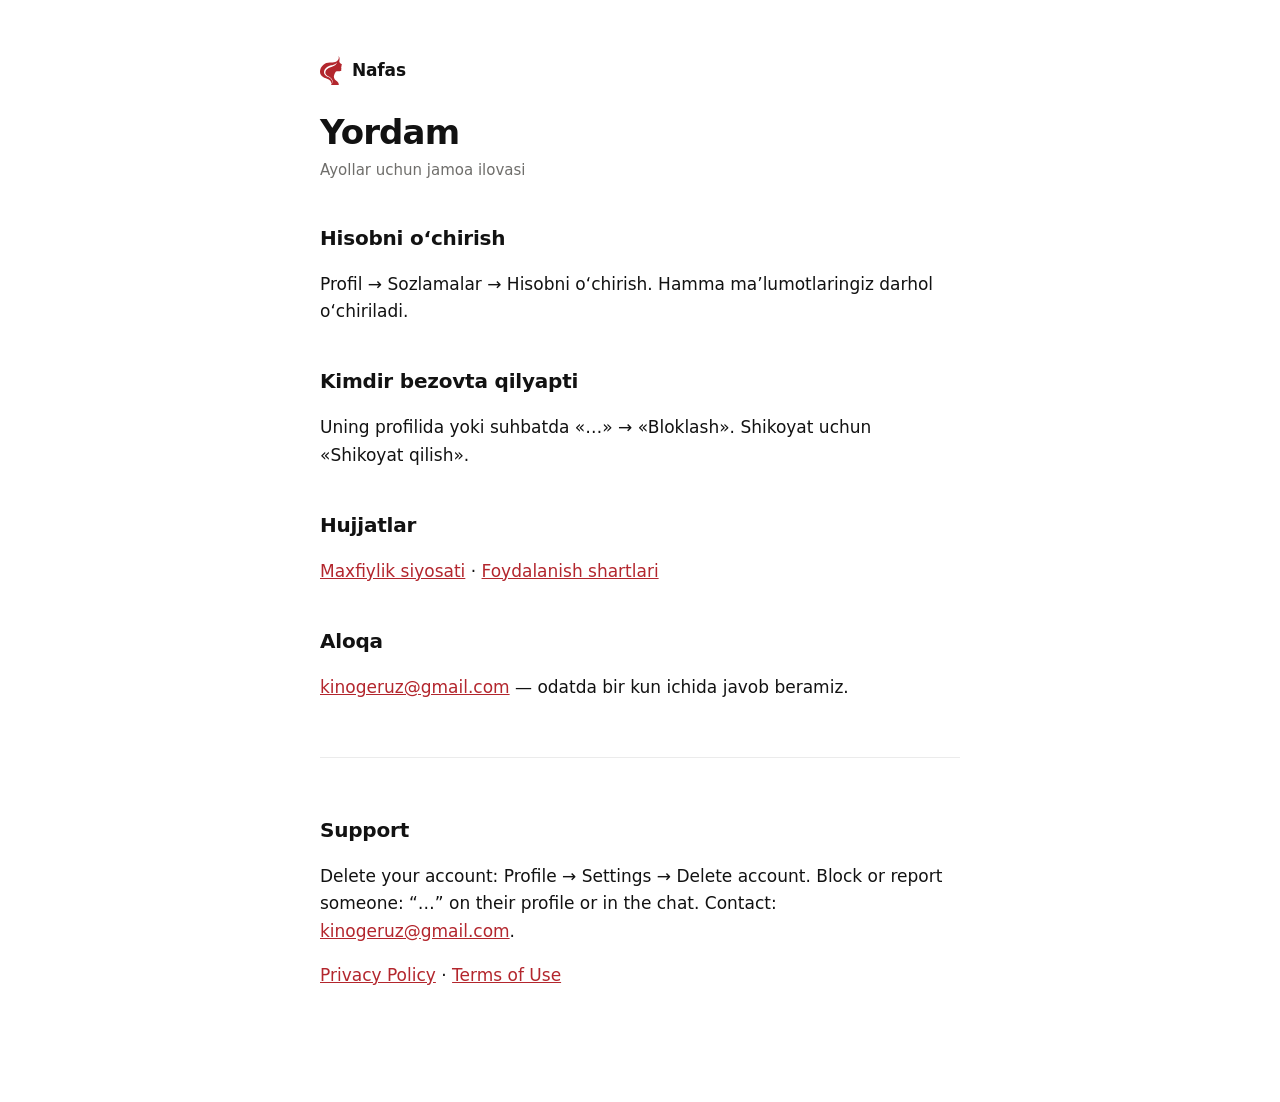
<file: index.html>
<!doctype html>
<html lang="uz">
<head>
<meta charset="utf-8">
<meta name="viewport" content="width=device-width, initial-scale=1">
<title>Nafas — Yordam</title>
<link rel="stylesheet" href="style.css">
</head>
<body>
<main>
  <div class="mark"><svg viewBox="0 0 1332.514700 1752.000000" aria-hidden="true"><g transform="translate(-358.379563,1855.000000) scale(0.100000,-0.100000)"
fill="#B3262D" stroke="none">
<path d="M14827 18438 c98 -324 127 -514 127 -848 1 -292 -12 -402 -75 -628
-114 -413 -404 -865 -795 -1242 -693 -668 -1599 -993 -2959 -1061 -242 -12
-415 -9 -1005 18 -1079 48 -1856 -56 -2658 -356 -262 -99 -445 -181 -699 -314
-1531 -805 -2618 -2173 -3033 -3817 -259 -1028 -175 -1926 259 -2755 274 -524
733 -1038 1266 -1420 568 -406 1123 -670 2235 -1064 552 -195 800 -296 1088
-440 1055 -528 1738 -1339 1903 -2261 25 -134 33 -471 16 -645 -7 -80 -7 -80
19 -50 110 129 291 475 354 677 84 272 114 461 114 738 1 650 -260 1249 -781
1790 -462 481 -915 770 -1918 1227 -198 90 -427 199 -508 244 -1322 713 -1936
1789 -1727 3027 169 996 852 1972 1840 2629 703 467 1460 755 2710 1033 151
33 327 72 390 86 663 148 1087 292 1575 536 506 253 1033 669 1378 1086 42 51
77 89 77 85 0 -16 -136 -293 -202 -412 -188 -338 -366 -570 -682 -889 -546
-554 -1271 -957 -2326 -1295 -129 -42 -343 -110 -475 -152 -544 -174 -880
-307 -1260 -497 -1011 -507 -1688 -1183 -2044 -2042 -267 -644 -269 -1271 -5
-1807 213 -429 638 -855 1144 -1144 30 -18 99 -57 153 -89 54 -31 266 -144
472 -251 675 -351 881 -473 1180 -696 619 -463 1036 -1101 1180 -1805 180
-880 -95 -1676 -881 -2542 l-57 -62 2356 0 c2355 0 2355 0 2367 48 6 26 16
101 20 167 40 562 -225 1129 -791 1694 -174 173 -322 300 -719 618 -446 357
-678 573 -871 813 -623 773 -742 1543 -414 2683 175 610 493 1304 770 1682 85
117 323 350 425 417 370 243 730 297 1520 228 712 -62 1005 -49 1253 56 282
120 447 336 447 584 0 96 -11 134 -123 410 -91 225 -91 225 -92 317 0 105 21
148 105 211 146 108 180 155 180 244 0 148 -129 276 -297 294 l-63 6 68 48
c236 167 375 350 359 472 -9 66 -41 110 -146 203 -129 114 -173 175 -179 249
-9 112 22 160 267 411 212 217 241 259 249 366 9 130 -32 182 -268 339 -219
147 -385 271 -555 416 -297 255 -534 539 -656 789 -109 225 -143 370 -142 620
1 181 0 175 86 645 74 402 93 622 77 892 -31 524 -146 893 -396 1273 -59 90
-246 325 -258 325 -2 0 12 -51 31 -112z"/>
</g>
</svg>Nafas</div>
  <h1>Yordam</h1>
  <p class="updated">Ayollar uchun jamoa ilovasi</p>

  <h2>Hisobni o‘chirish</h2>
  <p>Profil → Sozlamalar → Hisobni o‘chirish. Hamma ma’lumotlaringiz darhol o‘chiriladi.</p>

  <h2>Kimdir bezovta qilyapti</h2>
  <p>Uning profilida yoki suhbatda «…» → «Bloklash». Shikoyat uchun «Shikoyat qilish».</p>

  <h2>Hujjatlar</h2>
  <p><a href="privacy.html">Maxfiylik siyosati</a> · <a href="terms.html">Foydalanish shartlari</a></p>

  <h2>Aloqa</h2>
  <p><a href="mailto:kinogeruz@gmail.com">kinogeruz@gmail.com</a> — odatda bir kun ichida javob beramiz.</p>

  <hr>
  <section lang="en">
    <h2>Support</h2>
    <p>Delete your account: Profile → Settings → Delete account. Block or report someone: “…” on their profile or in the chat. Contact: <a href="mailto:kinogeruz@gmail.com">kinogeruz@gmail.com</a>.</p>
    <p><a href="privacy.html#en">Privacy Policy</a> · <a href="terms.html#en">Terms of Use</a></p>
  </section>
</main>
</body>
</html>
</file>
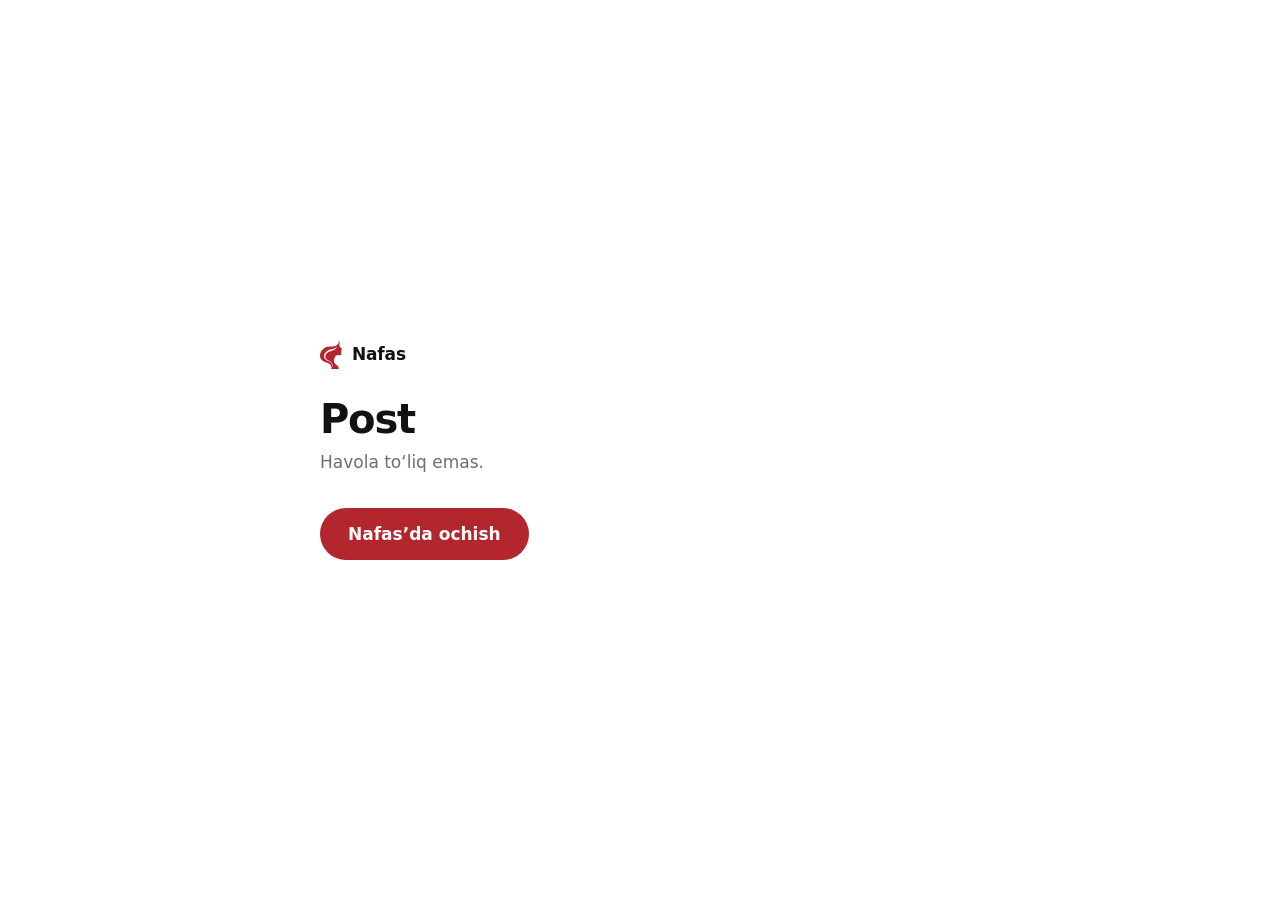
<file: p/index.html>
<!doctype html>
<html lang="uz">
<head>
<meta charset="utf-8">
<meta name="viewport" content="width=device-width, initial-scale=1">
<title>Nafas</title>
<meta name="robots" content="noindex">
<link rel="stylesheet" href="../style.css">
<style>
  main { min-height: 100svh; display: flex; flex-direction: column; justify-content: center; padding-top: 0; padding-bottom: 0; }
  .handle { font-size: 40px; line-height: 1.1; letter-spacing: -.03em; font-weight: 700; margin: 28px 0 8px; word-break: break-all; }
  .hint { color: var(--muted); margin: 0 0 32px; }
  .open { display: inline-flex; align-items: center; justify-content: center; height: 52px; padding: 0 28px; border-radius: 26px;
          background: var(--accent); color: #fff; font-weight: 600; text-decoration: none; align-self: flex-start; }
  .open:active { transform: scale(.98); }
</style>
</head>
<body>
<main>
  <div class="mark"><svg viewBox="0 0 1332.514700 1752.000000" aria-hidden="true"><g transform="translate(-358.379563,1855.000000) scale(0.100000,-0.100000)"
fill="#B3262D" stroke="none">
<path d="M14827 18438 c98 -324 127 -514 127 -848 1 -292 -12 -402 -75 -628
-114 -413 -404 -865 -795 -1242 -693 -668 -1599 -993 -2959 -1061 -242 -12
-415 -9 -1005 18 -1079 48 -1856 -56 -2658 -356 -262 -99 -445 -181 -699 -314
-1531 -805 -2618 -2173 -3033 -3817 -259 -1028 -175 -1926 259 -2755 274 -524
733 -1038 1266 -1420 568 -406 1123 -670 2235 -1064 552 -195 800 -296 1088
-440 1055 -528 1738 -1339 1903 -2261 25 -134 33 -471 16 -645 -7 -80 -7 -80
19 -50 110 129 291 475 354 677 84 272 114 461 114 738 1 650 -260 1249 -781
1790 -462 481 -915 770 -1918 1227 -198 90 -427 199 -508 244 -1322 713 -1936
1789 -1727 3027 169 996 852 1972 1840 2629 703 467 1460 755 2710 1033 151
33 327 72 390 86 663 148 1087 292 1575 536 506 253 1033 669 1378 1086 42 51
77 89 77 85 0 -16 -136 -293 -202 -412 -188 -338 -366 -570 -682 -889 -546
-554 -1271 -957 -2326 -1295 -129 -42 -343 -110 -475 -152 -544 -174 -880
-307 -1260 -497 -1011 -507 -1688 -1183 -2044 -2042 -267 -644 -269 -1271 -5
-1807 213 -429 638 -855 1144 -1144 30 -18 99 -57 153 -89 54 -31 266 -144
472 -251 675 -351 881 -473 1180 -696 619 -463 1036 -1101 1180 -1805 180
-880 -95 -1676 -881 -2542 l-57 -62 2356 0 c2355 0 2355 0 2367 48 6 26 16
101 20 167 40 562 -225 1129 -791 1694 -174 173 -322 300 -719 618 -446 357
-678 573 -871 813 -623 773 -742 1543 -414 2683 175 610 493 1304 770 1682 85
117 323 350 425 417 370 243 730 297 1520 228 712 -62 1005 -49 1253 56 282
120 447 336 447 584 0 96 -11 134 -123 410 -91 225 -91 225 -92 317 0 105 21
148 105 211 146 108 180 155 180 244 0 148 -129 276 -297 294 l-63 6 68 48
c236 167 375 350 359 472 -9 66 -41 110 -146 203 -129 114 -173 175 -179 249
-9 112 22 160 267 411 212 217 241 259 249 366 9 130 -32 182 -268 339 -219
147 -385 271 -555 416 -297 255 -534 539 -656 789 -109 225 -143 370 -142 620
1 181 0 175 86 645 74 402 93 622 77 892 -31 524 -146 893 -396 1273 -59 90
-246 325 -258 325 -2 0 12 -51 31 -112z"/>
</g>
</svg>Nafas</div>
  <p class="handle" id="handle">Post</p>
  <p class="hint" id="hint">Post Nafas ilovasida ochiladi.</p>
  <a class="open" id="open" href="nafas://">Nafas’da ochish</a>
</main>
<script>
  // nafas.../p/?<post id> — only a UUID ever reaches the app link.
  var raw = (location.search.slice(1) || location.hash.slice(1)).split('&')[0].toLowerCase();
  var id = /^[0-9a-f]{8}-[0-9a-f]{4}-[0-9a-f]{4}-[0-9a-f]{4}-[0-9a-f]{12}$/.test(raw) ? raw : '';
  if (id) {
    var link = 'nafas://p/' + id;
    document.getElementById('open').href = link;
    location.replace(link);
  } else {
    document.getElementById('hint').textContent = 'Havola to‘liq emas.';
  }
</script>
</body>
</html>
</file>
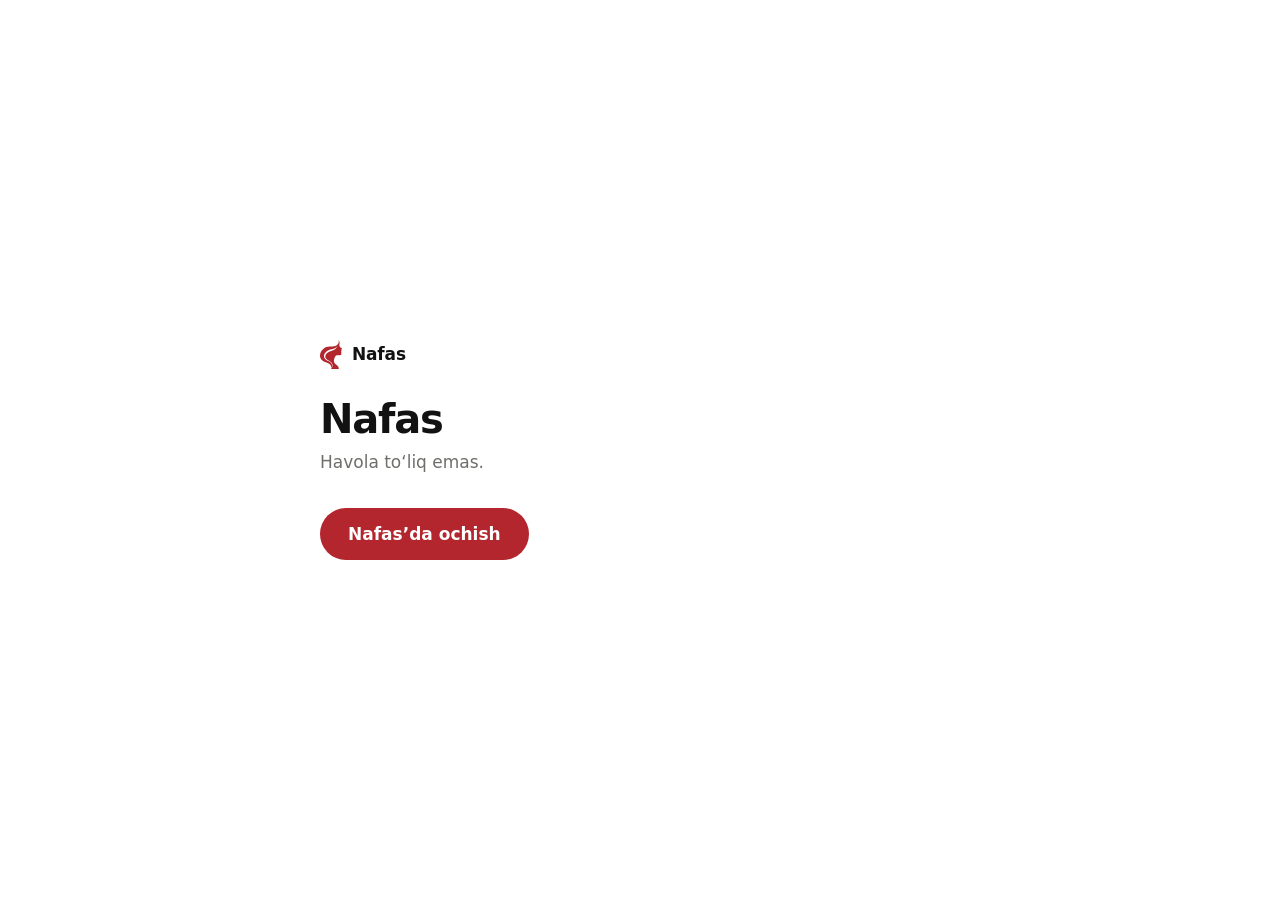
<file: u/index.html>
<!doctype html>
<html lang="uz">
<head>
<meta charset="utf-8">
<meta name="viewport" content="width=device-width, initial-scale=1">
<title>Nafas</title>
<meta name="robots" content="noindex">
<link rel="stylesheet" href="../style.css">
<style>
  main { min-height: 100svh; display: flex; flex-direction: column; justify-content: center; padding-top: 0; padding-bottom: 0; }
  .handle { font-size: 40px; line-height: 1.1; letter-spacing: -.03em; font-weight: 700; margin: 28px 0 8px; word-break: break-all; }
  .hint { color: var(--muted); margin: 0 0 32px; }
  .open { display: inline-flex; align-items: center; justify-content: center; height: 52px; padding: 0 28px; border-radius: 26px;
          background: var(--accent); color: #fff; font-weight: 600; text-decoration: none; align-self: flex-start; }
  .open:active { transform: scale(.98); }
</style>
</head>
<body>
<main>
  <div class="mark"><svg viewBox="0 0 1332.514700 1752.000000" aria-hidden="true"><g transform="translate(-358.379563,1855.000000) scale(0.100000,-0.100000)"
fill="#B3262D" stroke="none">
<path d="M14827 18438 c98 -324 127 -514 127 -848 1 -292 -12 -402 -75 -628
-114 -413 -404 -865 -795 -1242 -693 -668 -1599 -993 -2959 -1061 -242 -12
-415 -9 -1005 18 -1079 48 -1856 -56 -2658 -356 -262 -99 -445 -181 -699 -314
-1531 -805 -2618 -2173 -3033 -3817 -259 -1028 -175 -1926 259 -2755 274 -524
733 -1038 1266 -1420 568 -406 1123 -670 2235 -1064 552 -195 800 -296 1088
-440 1055 -528 1738 -1339 1903 -2261 25 -134 33 -471 16 -645 -7 -80 -7 -80
19 -50 110 129 291 475 354 677 84 272 114 461 114 738 1 650 -260 1249 -781
1790 -462 481 -915 770 -1918 1227 -198 90 -427 199 -508 244 -1322 713 -1936
1789 -1727 3027 169 996 852 1972 1840 2629 703 467 1460 755 2710 1033 151
33 327 72 390 86 663 148 1087 292 1575 536 506 253 1033 669 1378 1086 42 51
77 89 77 85 0 -16 -136 -293 -202 -412 -188 -338 -366 -570 -682 -889 -546
-554 -1271 -957 -2326 -1295 -129 -42 -343 -110 -475 -152 -544 -174 -880
-307 -1260 -497 -1011 -507 -1688 -1183 -2044 -2042 -267 -644 -269 -1271 -5
-1807 213 -429 638 -855 1144 -1144 30 -18 99 -57 153 -89 54 -31 266 -144
472 -251 675 -351 881 -473 1180 -696 619 -463 1036 -1101 1180 -1805 180
-880 -95 -1676 -881 -2542 l-57 -62 2356 0 c2355 0 2355 0 2367 48 6 26 16
101 20 167 40 562 -225 1129 -791 1694 -174 173 -322 300 -719 618 -446 357
-678 573 -871 813 -623 773 -742 1543 -414 2683 175 610 493 1304 770 1682 85
117 323 350 425 417 370 243 730 297 1520 228 712 -62 1005 -49 1253 56 282
120 447 336 447 584 0 96 -11 134 -123 410 -91 225 -91 225 -92 317 0 105 21
148 105 211 146 108 180 155 180 244 0 148 -129 276 -297 294 l-63 6 68 48
c236 167 375 350 359 472 -9 66 -41 110 -146 203 -129 114 -173 175 -179 249
-9 112 22 160 267 411 212 217 241 259 249 366 9 130 -32 182 -268 339 -219
147 -385 271 -555 416 -297 255 -534 539 -656 789 -109 225 -143 370 -142 620
1 181 0 175 86 645 74 402 93 622 77 892 -31 524 -146 893 -396 1273 -59 90
-246 325 -258 325 -2 0 12 -51 31 -112z"/>
</g>
</svg>Nafas</div>
  <p class="handle" id="handle">Nafas</p>
  <p class="hint" id="hint">Profil Nafas ilovasida ochiladi.</p>
  <a class="open" id="open" href="nafas://">Nafas’da ochish</a>
</main>
<script>
  // nafas.../u/?malika  or  /u/#malika — only letters, digits and _ ever reach the app link.
  var raw = (location.search.slice(1) || location.hash.slice(1)).split('&')[0];
  var name = decodeURIComponent(raw).replace(/^@/, '').toLowerCase().replace(/[^a-z0-9_]/g, '').slice(0, 24);
  if (name) {
    document.getElementById('handle').textContent = '@' + name;
    var link = 'nafas://u/' + name;
    document.getElementById('open').href = link;
    location.replace(link);
  } else {
    document.getElementById('hint').textContent = 'Havola to‘liq emas.';
  }
</script>
</body>
</html>
</file>
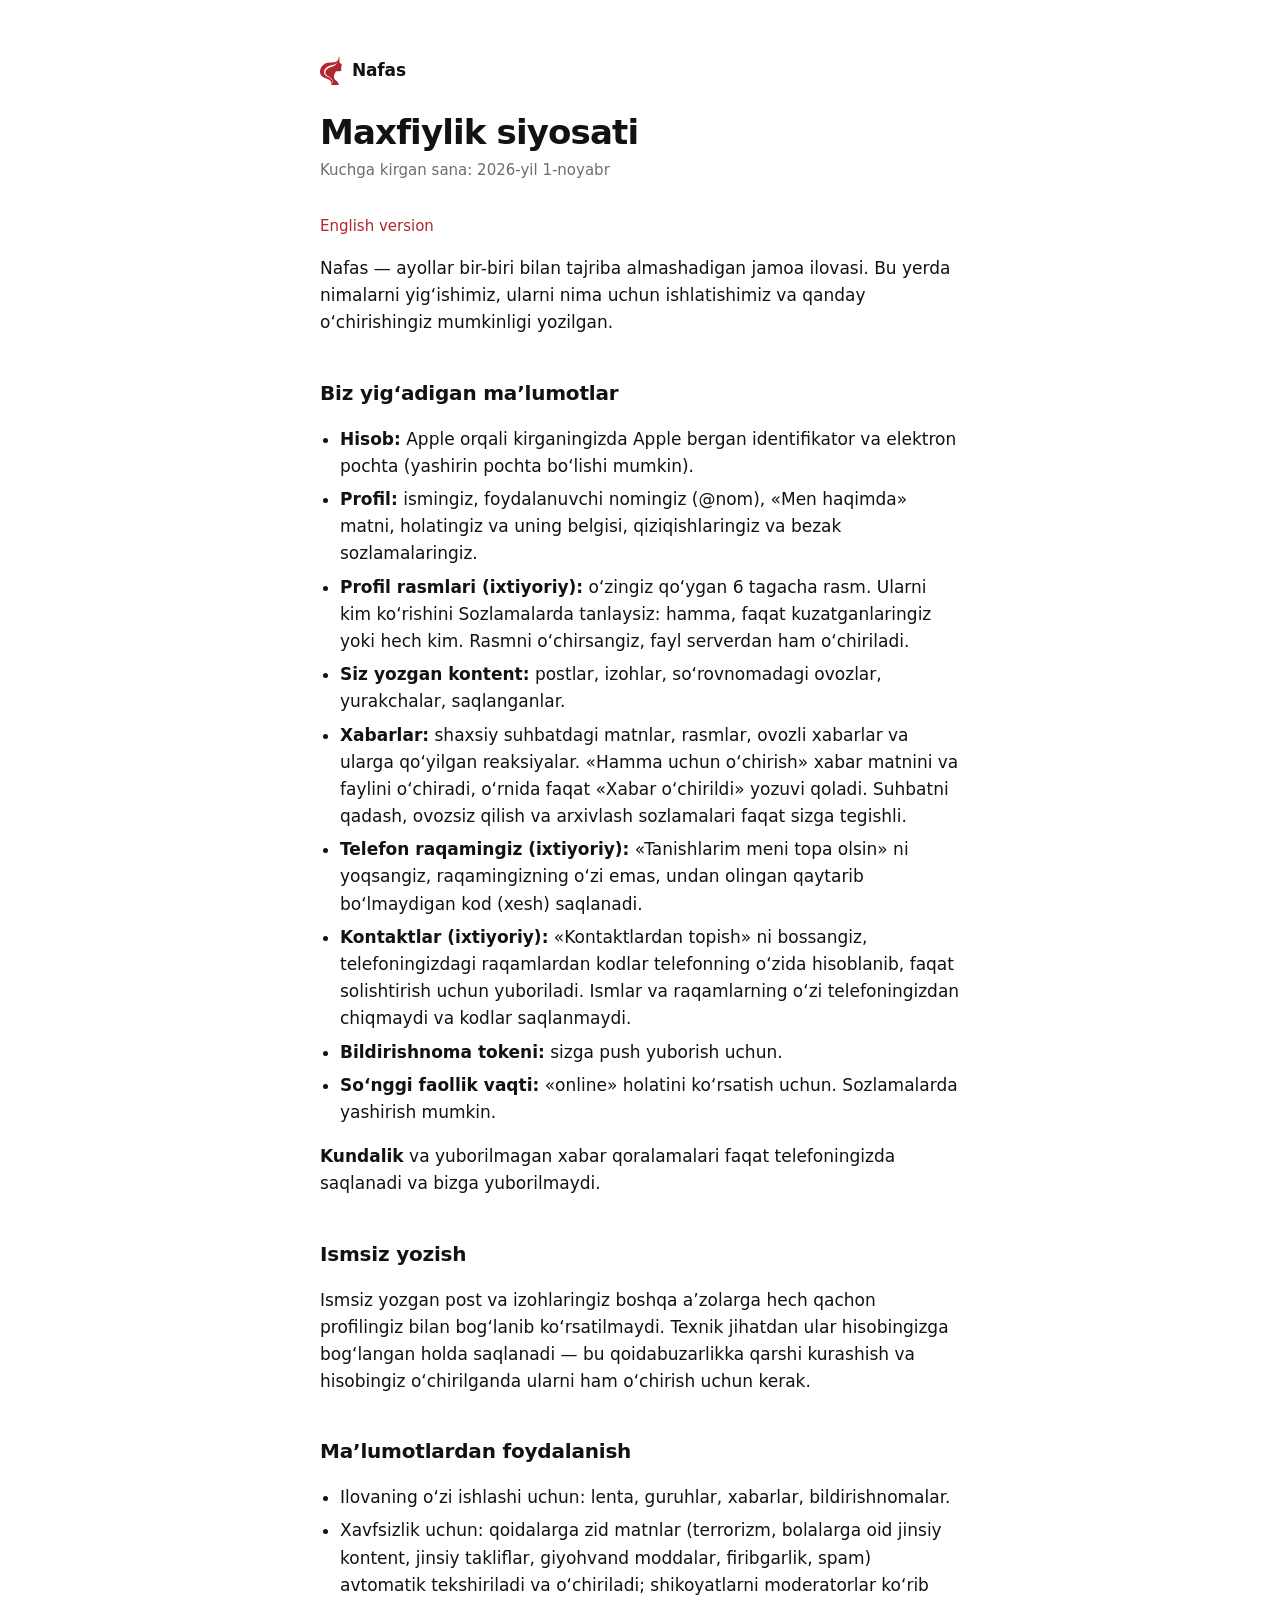
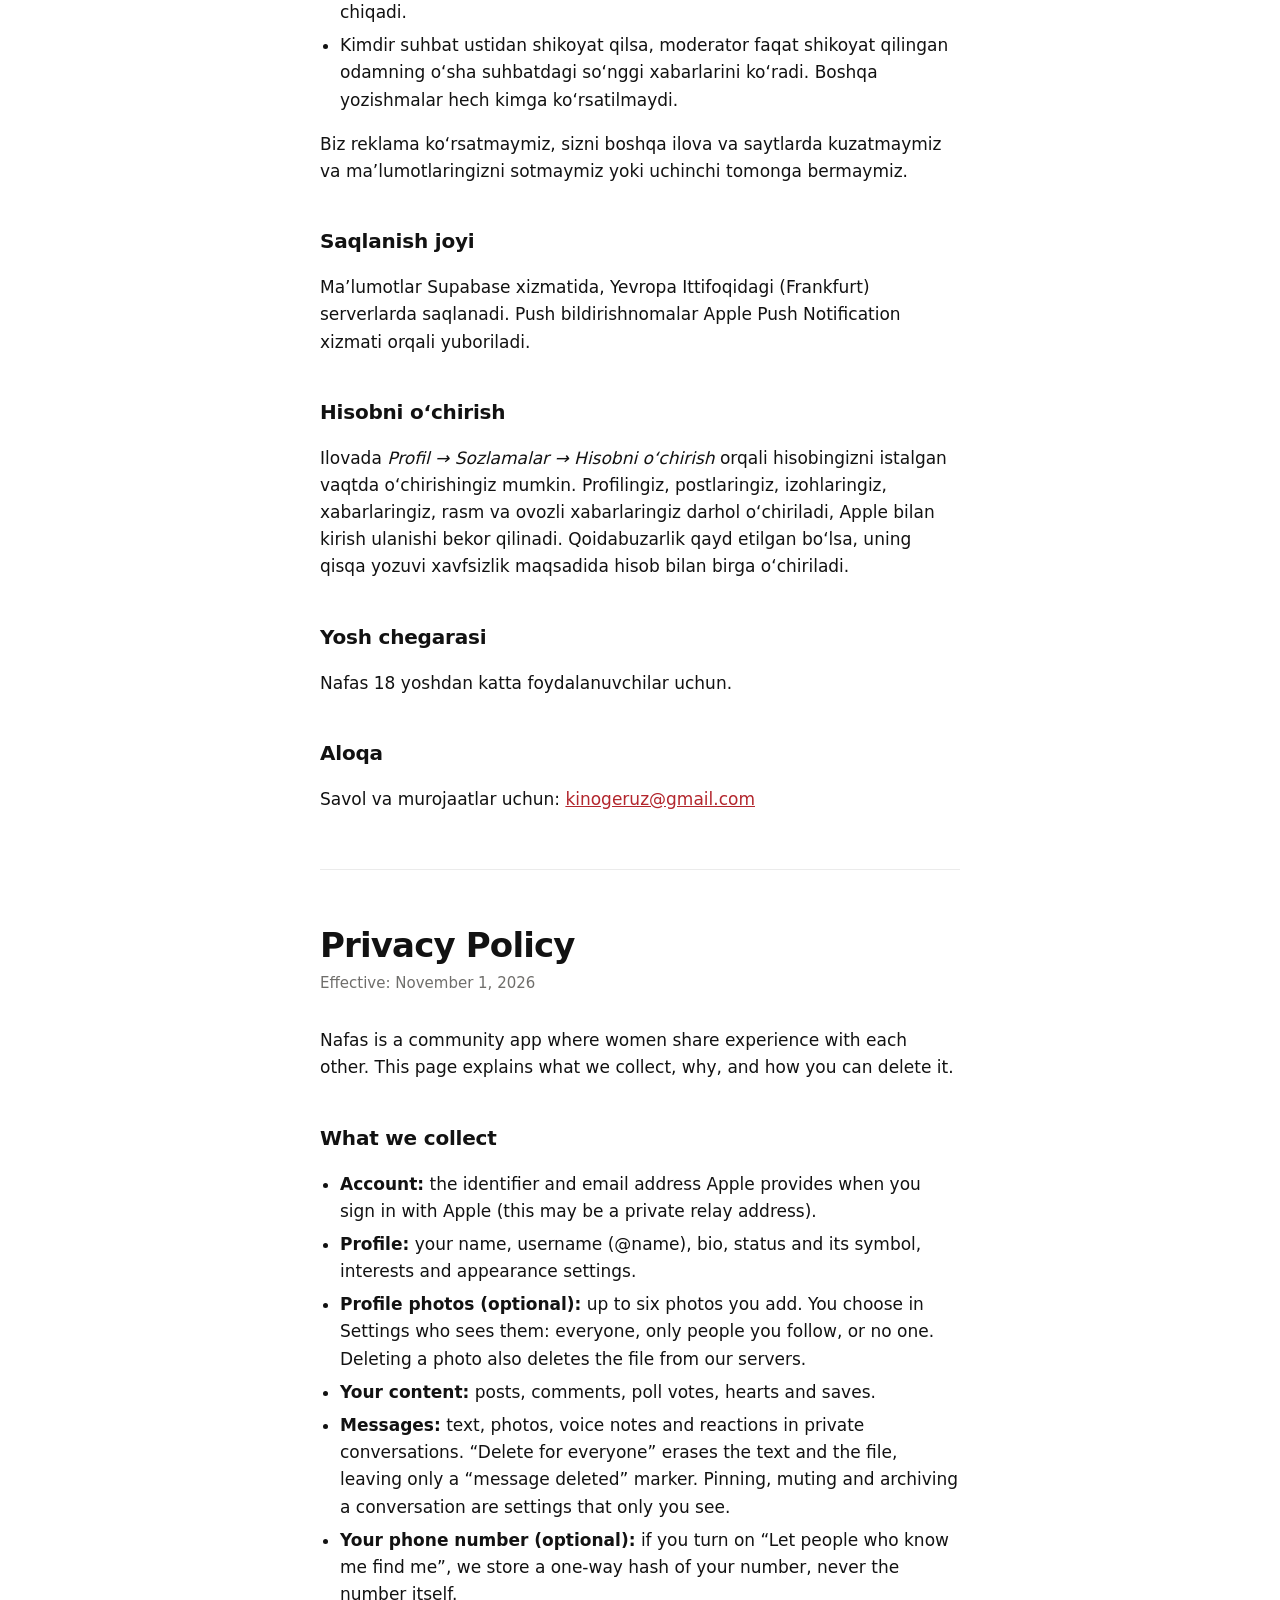
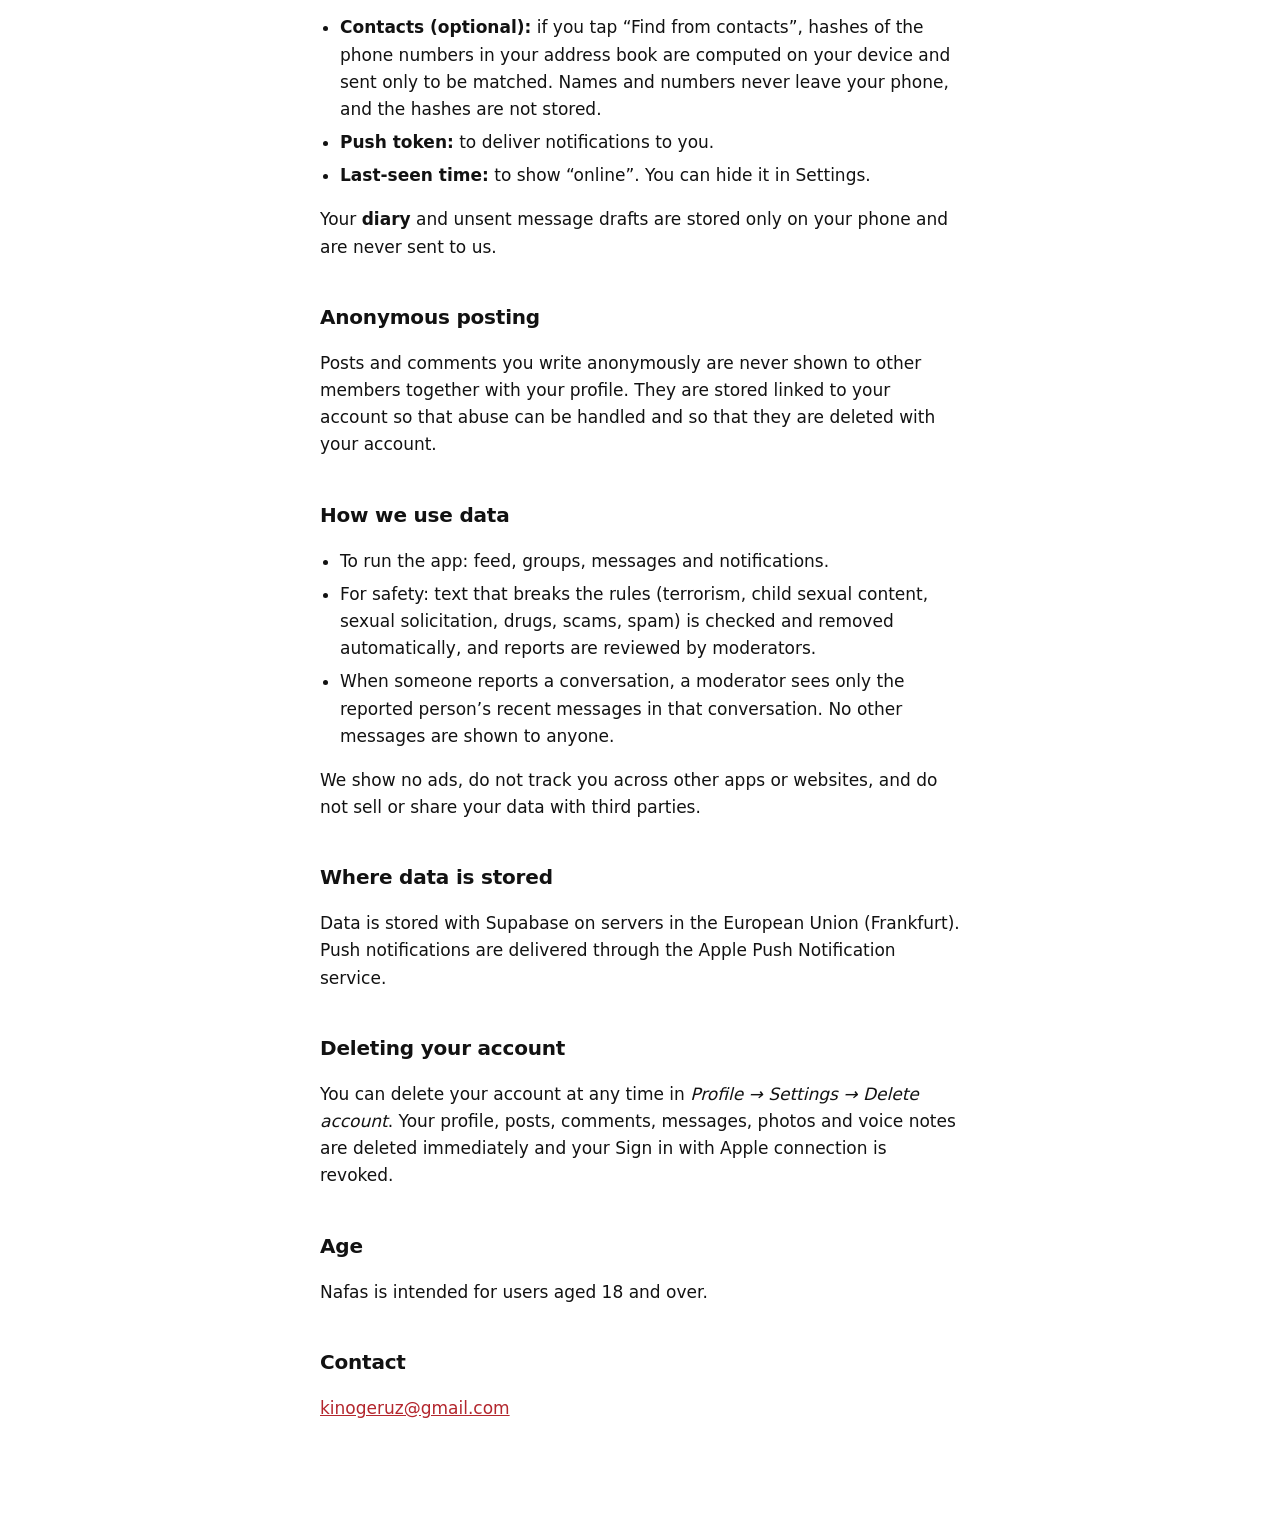
<file: privacy.html>
<!doctype html>
<html lang="uz">
<head>
<meta charset="utf-8">
<meta name="viewport" content="width=device-width, initial-scale=1">
<title>Nafas — Maxfiylik siyosati</title>
<link rel="stylesheet" href="style.css">
</head>
<body>
<main>
  <div class="mark"><svg viewBox="0 0 1332.514700 1752.000000" aria-hidden="true"><g transform="translate(-358.379563,1855.000000) scale(0.100000,-0.100000)"
fill="#B3262D" stroke="none">
<path d="M14827 18438 c98 -324 127 -514 127 -848 1 -292 -12 -402 -75 -628
-114 -413 -404 -865 -795 -1242 -693 -668 -1599 -993 -2959 -1061 -242 -12
-415 -9 -1005 18 -1079 48 -1856 -56 -2658 -356 -262 -99 -445 -181 -699 -314
-1531 -805 -2618 -2173 -3033 -3817 -259 -1028 -175 -1926 259 -2755 274 -524
733 -1038 1266 -1420 568 -406 1123 -670 2235 -1064 552 -195 800 -296 1088
-440 1055 -528 1738 -1339 1903 -2261 25 -134 33 -471 16 -645 -7 -80 -7 -80
19 -50 110 129 291 475 354 677 84 272 114 461 114 738 1 650 -260 1249 -781
1790 -462 481 -915 770 -1918 1227 -198 90 -427 199 -508 244 -1322 713 -1936
1789 -1727 3027 169 996 852 1972 1840 2629 703 467 1460 755 2710 1033 151
33 327 72 390 86 663 148 1087 292 1575 536 506 253 1033 669 1378 1086 42 51
77 89 77 85 0 -16 -136 -293 -202 -412 -188 -338 -366 -570 -682 -889 -546
-554 -1271 -957 -2326 -1295 -129 -42 -343 -110 -475 -152 -544 -174 -880
-307 -1260 -497 -1011 -507 -1688 -1183 -2044 -2042 -267 -644 -269 -1271 -5
-1807 213 -429 638 -855 1144 -1144 30 -18 99 -57 153 -89 54 -31 266 -144
472 -251 675 -351 881 -473 1180 -696 619 -463 1036 -1101 1180 -1805 180
-880 -95 -1676 -881 -2542 l-57 -62 2356 0 c2355 0 2355 0 2367 48 6 26 16
101 20 167 40 562 -225 1129 -791 1694 -174 173 -322 300 -719 618 -446 357
-678 573 -871 813 -623 773 -742 1543 -414 2683 175 610 493 1304 770 1682 85
117 323 350 425 417 370 243 730 297 1520 228 712 -62 1005 -49 1253 56 282
120 447 336 447 584 0 96 -11 134 -123 410 -91 225 -91 225 -92 317 0 105 21
148 105 211 146 108 180 155 180 244 0 148 -129 276 -297 294 l-63 6 68 48
c236 167 375 350 359 472 -9 66 -41 110 -146 203 -129 114 -173 175 -179 249
-9 112 22 160 267 411 212 217 241 259 249 366 9 130 -32 182 -268 339 -219
147 -385 271 -555 416 -297 255 -534 539 -656 789 -109 225 -143 370 -142 620
1 181 0 175 86 645 74 402 93 622 77 892 -31 524 -146 893 -396 1273 -59 90
-246 325 -258 325 -2 0 12 -51 31 -112z"/>
</g>
</svg>Nafas</div>
  <h1>Maxfiylik siyosati</h1>
  <p class="updated">Kuchga kirgan sana: 2026-yil 1-noyabr</p>
  <nav class="lang"><a href="#en">English version</a></nav>

  <p>Nafas — ayollar bir-biri bilan tajriba almashadigan jamoa ilovasi. Bu yerda nimalarni yig‘ishimiz, ularni nima uchun ishlatishimiz va qanday o‘chirishingiz mumkinligi yozilgan.</p>

  <h2>Biz yig‘adigan ma’lumotlar</h2>
  <ul>
    <li><strong>Hisob:</strong> Apple orqali kirganingizda Apple bergan identifikator va elektron pochta (yashirin pochta bo‘lishi mumkin).</li>
    <li><strong>Profil:</strong> ismingiz, foydalanuvchi nomingiz (@nom), «Men haqimda» matni, holatingiz va uning belgisi, qiziqishlaringiz va bezak sozlamalaringiz.</li>
    <li><strong>Profil rasmlari (ixtiyoriy):</strong> o‘zingiz qo‘ygan 6 tagacha rasm. Ularni kim ko‘rishini Sozlamalarda tanlaysiz: hamma, faqat kuzatganlaringiz yoki hech kim. Rasmni o‘chirsangiz, fayl serverdan ham o‘chiriladi.</li>
    <li><strong>Siz yozgan kontent:</strong> postlar, izohlar, so‘rovnomadagi ovozlar, yurakchalar, saqlanganlar.</li>
    <li><strong>Xabarlar:</strong> shaxsiy suhbatdagi matnlar, rasmlar, ovozli xabarlar va ularga qo‘yilgan reaksiyalar. «Hamma uchun o‘chirish» xabar matnini va faylini o‘chiradi, o‘rnida faqat «Xabar o‘chirildi» yozuvi qoladi. Suhbatni qadash, ovozsiz qilish va arxivlash sozlamalari faqat sizga tegishli.</li>
    <li><strong>Telefon raqamingiz (ixtiyoriy):</strong> «Tanishlarim meni topa olsin» ni yoqsangiz, raqamingizning o‘zi emas, undan olingan qaytarib bo‘lmaydigan kod (xesh) saqlanadi.</li>
    <li><strong>Kontaktlar (ixtiyoriy):</strong> «Kontaktlardan topish» ni bossangiz, telefoningizdagi raqamlardan kodlar telefonning o‘zida hisoblanib, faqat solishtirish uchun yuboriladi. Ismlar va raqamlarning o‘zi telefoningizdan chiqmaydi va kodlar saqlanmaydi.</li>
    <li><strong>Bildirishnoma tokeni:</strong> sizga push yuborish uchun.</li>
    <li><strong>So‘nggi faollik vaqti:</strong> «online» holatini ko‘rsatish uchun. Sozlamalarda yashirish mumkin.</li>
  </ul>
  <p><strong>Kundalik</strong> va yuborilmagan xabar qoralamalari faqat telefoningizda saqlanadi va bizga yuborilmaydi.</p>

  <h2>Ismsiz yozish</h2>
  <p>Ismsiz yozgan post va izohlaringiz boshqa a’zolarga hech qachon profilingiz bilan bog‘lanib ko‘rsatilmaydi. Texnik jihatdan ular hisobingizga bog‘langan holda saqlanadi — bu qoidabuzarlikka qarshi kurashish va hisobingiz o‘chirilganda ularni ham o‘chirish uchun kerak.</p>

  <h2>Ma’lumotlardan foydalanish</h2>
  <ul>
    <li>Ilovaning o‘zi ishlashi uchun: lenta, guruhlar, xabarlar, bildirishnomalar.</li>
    <li>Xavfsizlik uchun: qoidalarga zid matnlar (terrorizm, bolalarga oid jinsiy kontent, jinsiy takliflar, giyohvand moddalar, firibgarlik, spam) avtomatik tekshiriladi va o‘chiriladi; shikoyatlarni moderatorlar ko‘rib chiqadi.</li>
    <li>Kimdir suhbat ustidan shikoyat qilsa, moderator faqat shikoyat qilingan odamning o‘sha suhbatdagi so‘nggi xabarlarini ko‘radi. Boshqa yozishmalar hech kimga ko‘rsatilmaydi.</li>
  </ul>
  <p>Biz reklama ko‘rsatmaymiz, sizni boshqa ilova va saytlarda kuzatmaymiz va ma’lumotlaringizni sotmaymiz yoki uchinchi tomonga bermaymiz.</p>

  <h2>Saqlanish joyi</h2>
  <p>Ma’lumotlar Supabase xizmatida, Yevropa Ittifoqidagi (Frankfurt) serverlarda saqlanadi. Push bildirishnomalar Apple Push Notification xizmati orqali yuboriladi.</p>

  <h2>Hisobni o‘chirish</h2>
  <p>Ilovada <em>Profil → Sozlamalar → Hisobni o‘chirish</em> orqali hisobingizni istalgan vaqtda o‘chirishingiz mumkin. Profilingiz, postlaringiz, izohlaringiz, xabarlaringiz, rasm va ovozli xabarlaringiz darhol o‘chiriladi, Apple bilan kirish ulanishi bekor qilinadi. Qoidabuzarlik qayd etilgan bo‘lsa, uning qisqa yozuvi xavfsizlik maqsadida hisob bilan birga o‘chiriladi.</p>

  <h2>Yosh chegarasi</h2>
  <p>Nafas 18 yoshdan katta foydalanuvchilar uchun.</p>

  <h2>Aloqa</h2>
  <p>Savol va murojaatlar uchun: <a href="mailto:kinogeruz@gmail.com">kinogeruz@gmail.com</a></p>

  <hr>

  <section id="en" lang="en">
    <h1>Privacy Policy</h1>
    <p class="updated">Effective: November 1, 2026</p>
    <p>Nafas is a community app where women share experience with each other. This page explains what we collect, why, and how you can delete it.</p>

    <h2>What we collect</h2>
    <ul>
      <li><strong>Account:</strong> the identifier and email address Apple provides when you sign in with Apple (this may be a private relay address).</li>
      <li><strong>Profile:</strong> your name, username (@name), bio, status and its symbol, interests and appearance settings.</li>
      <li><strong>Profile photos (optional):</strong> up to six photos you add. You choose in Settings who sees them: everyone, only people you follow, or no one. Deleting a photo also deletes the file from our servers.</li>
      <li><strong>Your content:</strong> posts, comments, poll votes, hearts and saves.</li>
      <li><strong>Messages:</strong> text, photos, voice notes and reactions in private conversations. “Delete for everyone” erases the text and the file, leaving only a “message deleted” marker. Pinning, muting and archiving a conversation are settings that only you see.</li>
      <li><strong>Your phone number (optional):</strong> if you turn on “Let people who know me find me”, we store a one-way hash of your number, never the number itself.</li>
      <li><strong>Contacts (optional):</strong> if you tap “Find from contacts”, hashes of the phone numbers in your address book are computed on your device and sent only to be matched. Names and numbers never leave your phone, and the hashes are not stored.</li>
      <li><strong>Push token:</strong> to deliver notifications to you.</li>
      <li><strong>Last-seen time:</strong> to show “online”. You can hide it in Settings.</li>
    </ul>
    <p>Your <strong>diary</strong> and unsent message drafts are stored only on your phone and are never sent to us.</p>

    <h2>Anonymous posting</h2>
    <p>Posts and comments you write anonymously are never shown to other members together with your profile. They are stored linked to your account so that abuse can be handled and so that they are deleted with your account.</p>

    <h2>How we use data</h2>
    <ul>
      <li>To run the app: feed, groups, messages and notifications.</li>
      <li>For safety: text that breaks the rules (terrorism, child sexual content, sexual solicitation, drugs, scams, spam) is checked and removed automatically, and reports are reviewed by moderators.</li>
      <li>When someone reports a conversation, a moderator sees only the reported person’s recent messages in that conversation. No other messages are shown to anyone.</li>
    </ul>
    <p>We show no ads, do not track you across other apps or websites, and do not sell or share your data with third parties.</p>

    <h2>Where data is stored</h2>
    <p>Data is stored with Supabase on servers in the European Union (Frankfurt). Push notifications are delivered through the Apple Push Notification service.</p>

    <h2>Deleting your account</h2>
    <p>You can delete your account at any time in <em>Profile → Settings → Delete account</em>. Your profile, posts, comments, messages, photos and voice notes are deleted immediately and your Sign in with Apple connection is revoked.</p>

    <h2>Age</h2>
    <p>Nafas is intended for users aged 18 and over.</p>

    <h2>Contact</h2>
    <p><a href="mailto:kinogeruz@gmail.com">kinogeruz@gmail.com</a></p>
  </section>
</main>
</body>
</html>
</file>
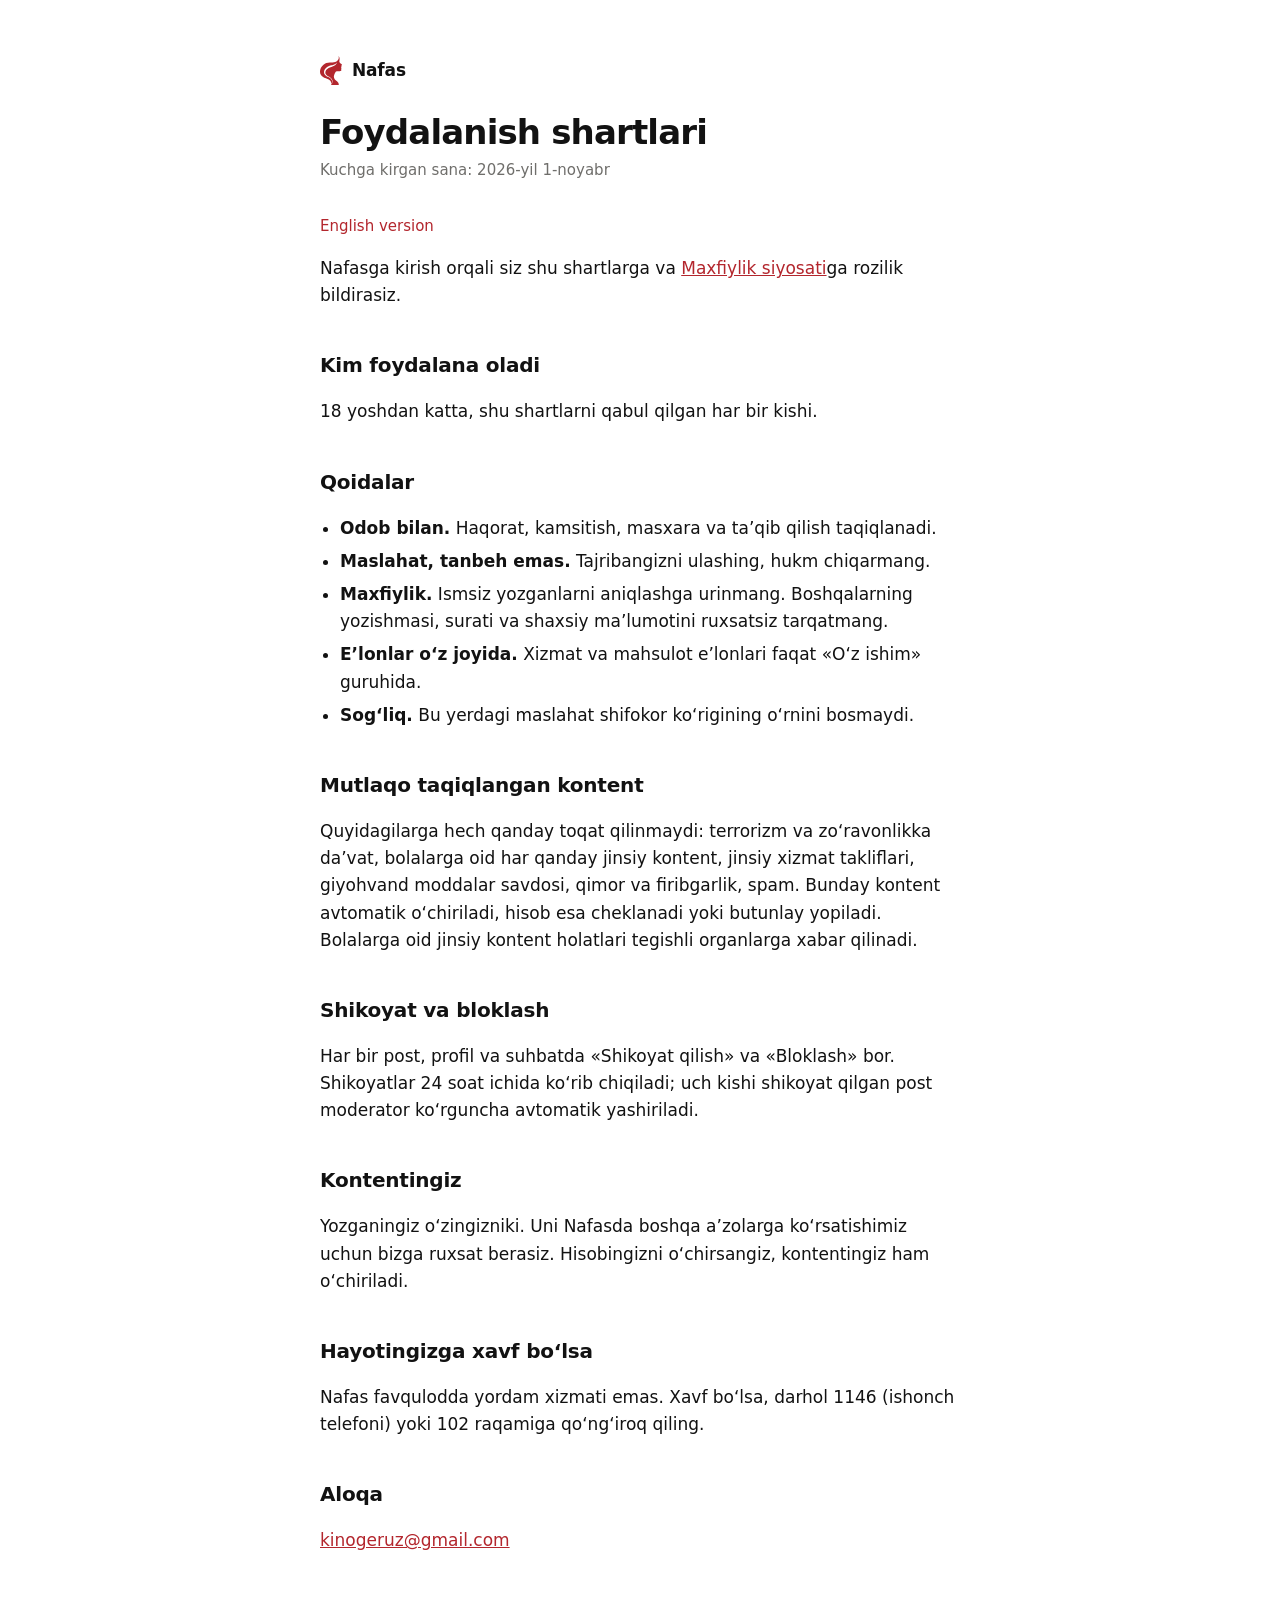
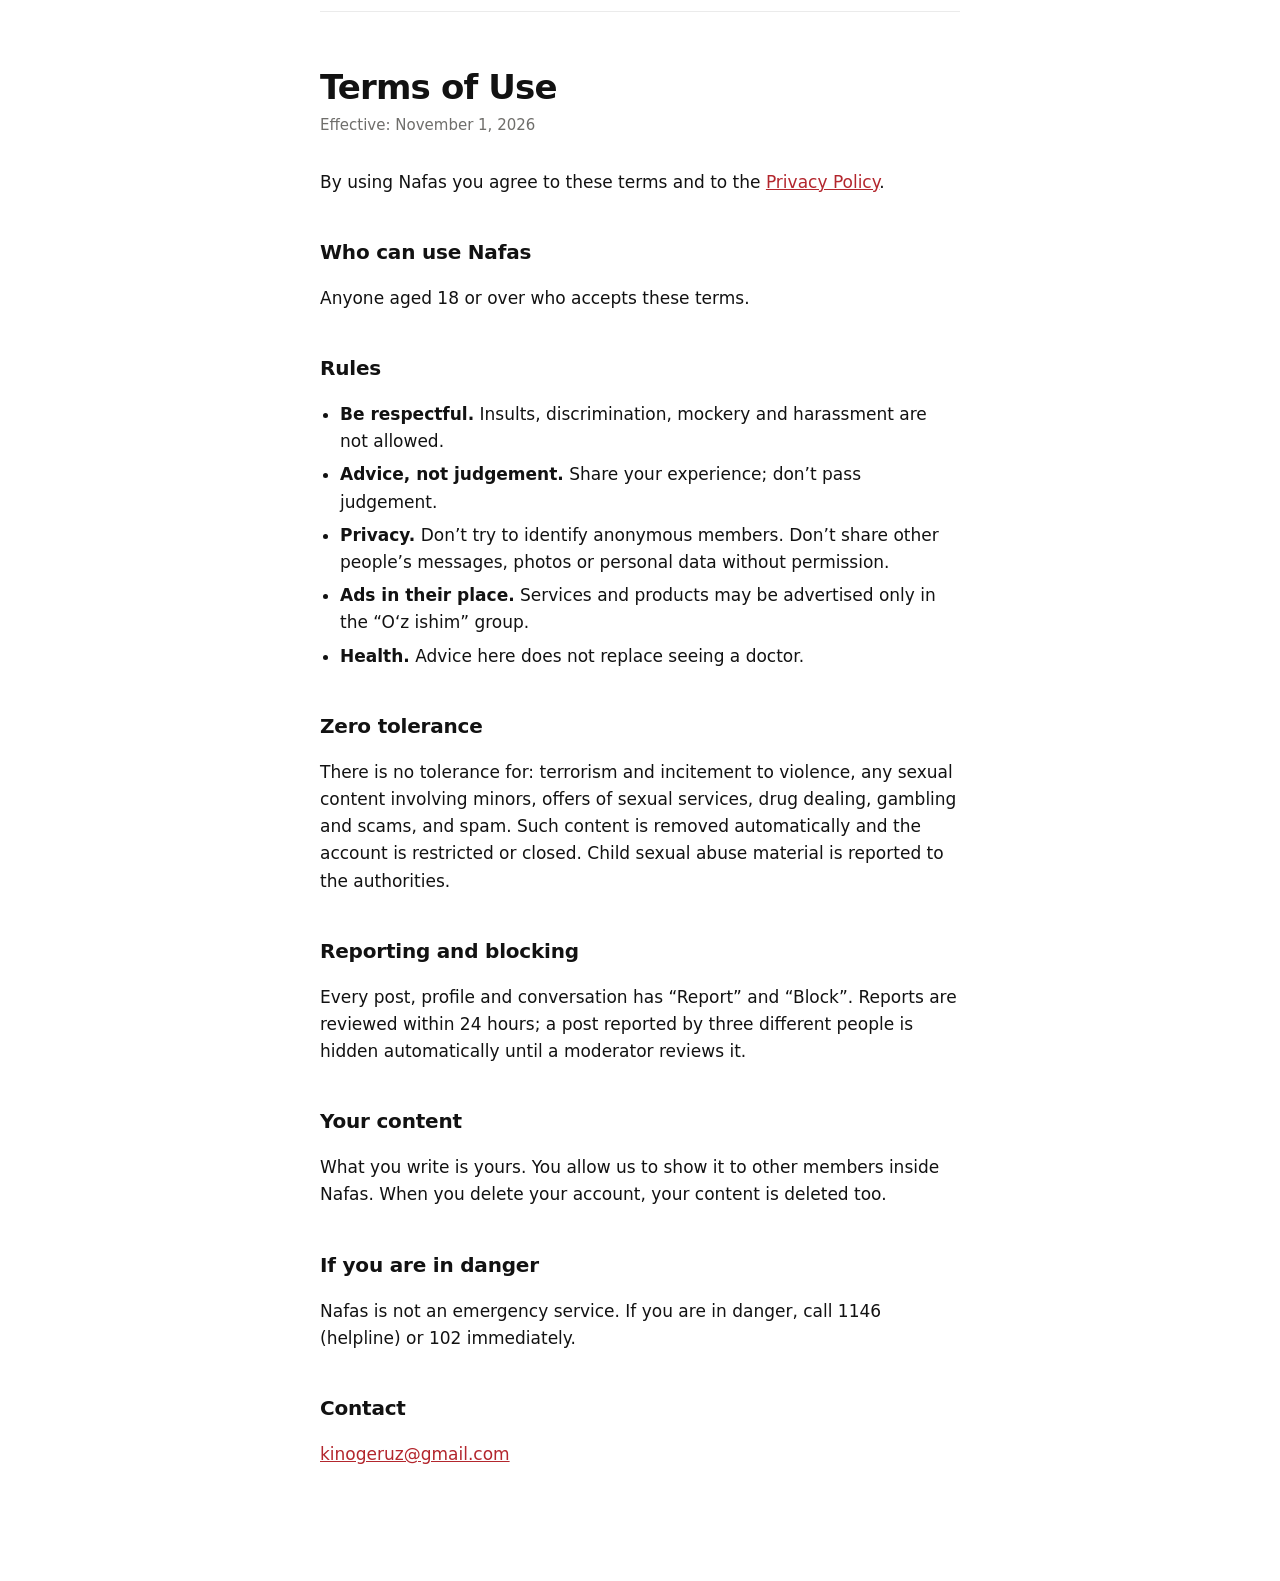
<file: terms.html>
<!doctype html>
<html lang="uz">
<head>
<meta charset="utf-8">
<meta name="viewport" content="width=device-width, initial-scale=1">
<title>Nafas — Foydalanish shartlari</title>
<link rel="stylesheet" href="style.css">
</head>
<body>
<main>
  <div class="mark"><svg viewBox="0 0 1332.514700 1752.000000" aria-hidden="true"><g transform="translate(-358.379563,1855.000000) scale(0.100000,-0.100000)"
fill="#B3262D" stroke="none">
<path d="M14827 18438 c98 -324 127 -514 127 -848 1 -292 -12 -402 -75 -628
-114 -413 -404 -865 -795 -1242 -693 -668 -1599 -993 -2959 -1061 -242 -12
-415 -9 -1005 18 -1079 48 -1856 -56 -2658 -356 -262 -99 -445 -181 -699 -314
-1531 -805 -2618 -2173 -3033 -3817 -259 -1028 -175 -1926 259 -2755 274 -524
733 -1038 1266 -1420 568 -406 1123 -670 2235 -1064 552 -195 800 -296 1088
-440 1055 -528 1738 -1339 1903 -2261 25 -134 33 -471 16 -645 -7 -80 -7 -80
19 -50 110 129 291 475 354 677 84 272 114 461 114 738 1 650 -260 1249 -781
1790 -462 481 -915 770 -1918 1227 -198 90 -427 199 -508 244 -1322 713 -1936
1789 -1727 3027 169 996 852 1972 1840 2629 703 467 1460 755 2710 1033 151
33 327 72 390 86 663 148 1087 292 1575 536 506 253 1033 669 1378 1086 42 51
77 89 77 85 0 -16 -136 -293 -202 -412 -188 -338 -366 -570 -682 -889 -546
-554 -1271 -957 -2326 -1295 -129 -42 -343 -110 -475 -152 -544 -174 -880
-307 -1260 -497 -1011 -507 -1688 -1183 -2044 -2042 -267 -644 -269 -1271 -5
-1807 213 -429 638 -855 1144 -1144 30 -18 99 -57 153 -89 54 -31 266 -144
472 -251 675 -351 881 -473 1180 -696 619 -463 1036 -1101 1180 -1805 180
-880 -95 -1676 -881 -2542 l-57 -62 2356 0 c2355 0 2355 0 2367 48 6 26 16
101 20 167 40 562 -225 1129 -791 1694 -174 173 -322 300 -719 618 -446 357
-678 573 -871 813 -623 773 -742 1543 -414 2683 175 610 493 1304 770 1682 85
117 323 350 425 417 370 243 730 297 1520 228 712 -62 1005 -49 1253 56 282
120 447 336 447 584 0 96 -11 134 -123 410 -91 225 -91 225 -92 317 0 105 21
148 105 211 146 108 180 155 180 244 0 148 -129 276 -297 294 l-63 6 68 48
c236 167 375 350 359 472 -9 66 -41 110 -146 203 -129 114 -173 175 -179 249
-9 112 22 160 267 411 212 217 241 259 249 366 9 130 -32 182 -268 339 -219
147 -385 271 -555 416 -297 255 -534 539 -656 789 -109 225 -143 370 -142 620
1 181 0 175 86 645 74 402 93 622 77 892 -31 524 -146 893 -396 1273 -59 90
-246 325 -258 325 -2 0 12 -51 31 -112z"/>
</g>
</svg>Nafas</div>
  <h1>Foydalanish shartlari</h1>
  <p class="updated">Kuchga kirgan sana: 2026-yil 1-noyabr</p>
  <nav class="lang"><a href="#en">English version</a></nav>

  <p>Nafasga kirish orqali siz shu shartlarga va <a href="privacy.html">Maxfiylik siyosati</a>ga rozilik bildirasiz.</p>

  <h2>Kim foydalana oladi</h2>
  <p>18 yoshdan katta, shu shartlarni qabul qilgan har bir kishi.</p>

  <h2>Qoidalar</h2>
  <ul>
    <li><strong>Odob bilan.</strong> Haqorat, kamsitish, masxara va ta’qib qilish taqiqlanadi.</li>
    <li><strong>Maslahat, tanbeh emas.</strong> Tajribangizni ulashing, hukm chiqarmang.</li>
    <li><strong>Maxfiylik.</strong> Ismsiz yozganlarni aniqlashga urinmang. Boshqalarning yozishmasi, surati va shaxsiy ma’lumotini ruxsatsiz tarqatmang.</li>
    <li><strong>E’lonlar o‘z joyida.</strong> Xizmat va mahsulot e’lonlari faqat «O‘z ishim» guruhida.</li>
    <li><strong>Sog‘liq.</strong> Bu yerdagi maslahat shifokor ko‘rigining o‘rnini bosmaydi.</li>
  </ul>

  <h2>Mutlaqo taqiqlangan kontent</h2>
  <p>Quyidagilarga hech qanday toqat qilinmaydi: terrorizm va zo‘ravonlikka da’vat, bolalarga oid har qanday jinsiy kontent, jinsiy xizmat takliflari, giyohvand moddalar savdosi, qimor va firibgarlik, spam. Bunday kontent avtomatik o‘chiriladi, hisob esa cheklanadi yoki butunlay yopiladi. Bolalarga oid jinsiy kontent holatlari tegishli organlarga xabar qilinadi.</p>

  <h2>Shikoyat va bloklash</h2>
  <p>Har bir post, profil va suhbatda «Shikoyat qilish» va «Bloklash» bor. Shikoyatlar 24 soat ichida ko‘rib chiqiladi; uch kishi shikoyat qilgan post moderator ko‘rguncha avtomatik yashiriladi.</p>

  <h2>Kontentingiz</h2>
  <p>Yozganingiz o‘zingizniki. Uni Nafasda boshqa a’zolarga ko‘rsatishimiz uchun bizga ruxsat berasiz. Hisobingizni o‘chirsangiz, kontentingiz ham o‘chiriladi.</p>

  <h2>Hayotingizga xavf bo‘lsa</h2>
  <p>Nafas favqulodda yordam xizmati emas. Xavf bo‘lsa, darhol 1146 (ishonch telefoni) yoki 102 raqamiga qo‘ng‘iroq qiling.</p>

  <h2>Aloqa</h2>
  <p><a href="mailto:kinogeruz@gmail.com">kinogeruz@gmail.com</a></p>

  <hr>

  <section id="en" lang="en">
    <h1>Terms of Use</h1>
    <p class="updated">Effective: November 1, 2026</p>
    <p>By using Nafas you agree to these terms and to the <a href="privacy.html#en">Privacy Policy</a>.</p>

    <h2>Who can use Nafas</h2>
    <p>Anyone aged 18 or over who accepts these terms.</p>

    <h2>Rules</h2>
    <ul>
      <li><strong>Be respectful.</strong> Insults, discrimination, mockery and harassment are not allowed.</li>
      <li><strong>Advice, not judgement.</strong> Share your experience; don’t pass judgement.</li>
      <li><strong>Privacy.</strong> Don’t try to identify anonymous members. Don’t share other people’s messages, photos or personal data without permission.</li>
      <li><strong>Ads in their place.</strong> Services and products may be advertised only in the “O‘z ishim” group.</li>
      <li><strong>Health.</strong> Advice here does not replace seeing a doctor.</li>
    </ul>

    <h2>Zero tolerance</h2>
    <p>There is no tolerance for: terrorism and incitement to violence, any sexual content involving minors, offers of sexual services, drug dealing, gambling and scams, and spam. Such content is removed automatically and the account is restricted or closed. Child sexual abuse material is reported to the authorities.</p>

    <h2>Reporting and blocking</h2>
    <p>Every post, profile and conversation has “Report” and “Block”. Reports are reviewed within 24 hours; a post reported by three different people is hidden automatically until a moderator reviews it.</p>

    <h2>Your content</h2>
    <p>What you write is yours. You allow us to show it to other members inside Nafas. When you delete your account, your content is deleted too.</p>

    <h2>If you are in danger</h2>
    <p>Nafas is not an emergency service. If you are in danger, call 1146 (helpline) or 102 immediately.</p>

    <h2>Contact</h2>
    <p><a href="mailto:kinogeruz@gmail.com">kinogeruz@gmail.com</a></p>
  </section>
</main>
</body>
</html>
</file>
<file: style.css>
:root { --ink:#121212; --muted:#6F6E6B; --accent:#B3262D; --line:rgba(0,0,0,.08); --bg:#FFFFFF; }
@media (prefers-color-scheme: dark) { :root { --ink:#F4F2F0; --muted:#A9A6A2; --accent:#E0555A; --line:rgba(255,255,255,.1); --bg:#0F0E0E; } }
* { box-sizing: border-box; }
body { margin: 0; background: var(--bg); color: var(--ink); font: 17px/1.6 -apple-system, "SF Pro Text", system-ui, sans-serif; -webkit-font-smoothing: antialiased; }
main { max-width: 680px; margin: 0 auto; padding: 56px 20px 96px; }
.mark { display: flex; align-items: center; gap: 10px; font-weight: 600; letter-spacing: -.01em; }
.mark svg { width: 22px; height: 29px; }
h1 { font-size: 34px; line-height: 1.15; letter-spacing: -.025em; margin: 28px 0 6px; }
.updated { color: var(--muted); font-size: 15px; margin: 0 0 32px; }
h2 { font-size: 20px; letter-spacing: -.01em; margin: 40px 0 8px; }
p, li { color: var(--ink); }
ul { padding-left: 20px; }
li { margin: 6px 0; }
.lang { display: flex; gap: 16px; font-size: 15px; margin-top: 20px; }
.lang a { color: var(--accent); text-decoration: none; }
hr { border: 0; border-top: 1px solid var(--line); margin: 56px 0; }
a { color: var(--accent); }
</file>
